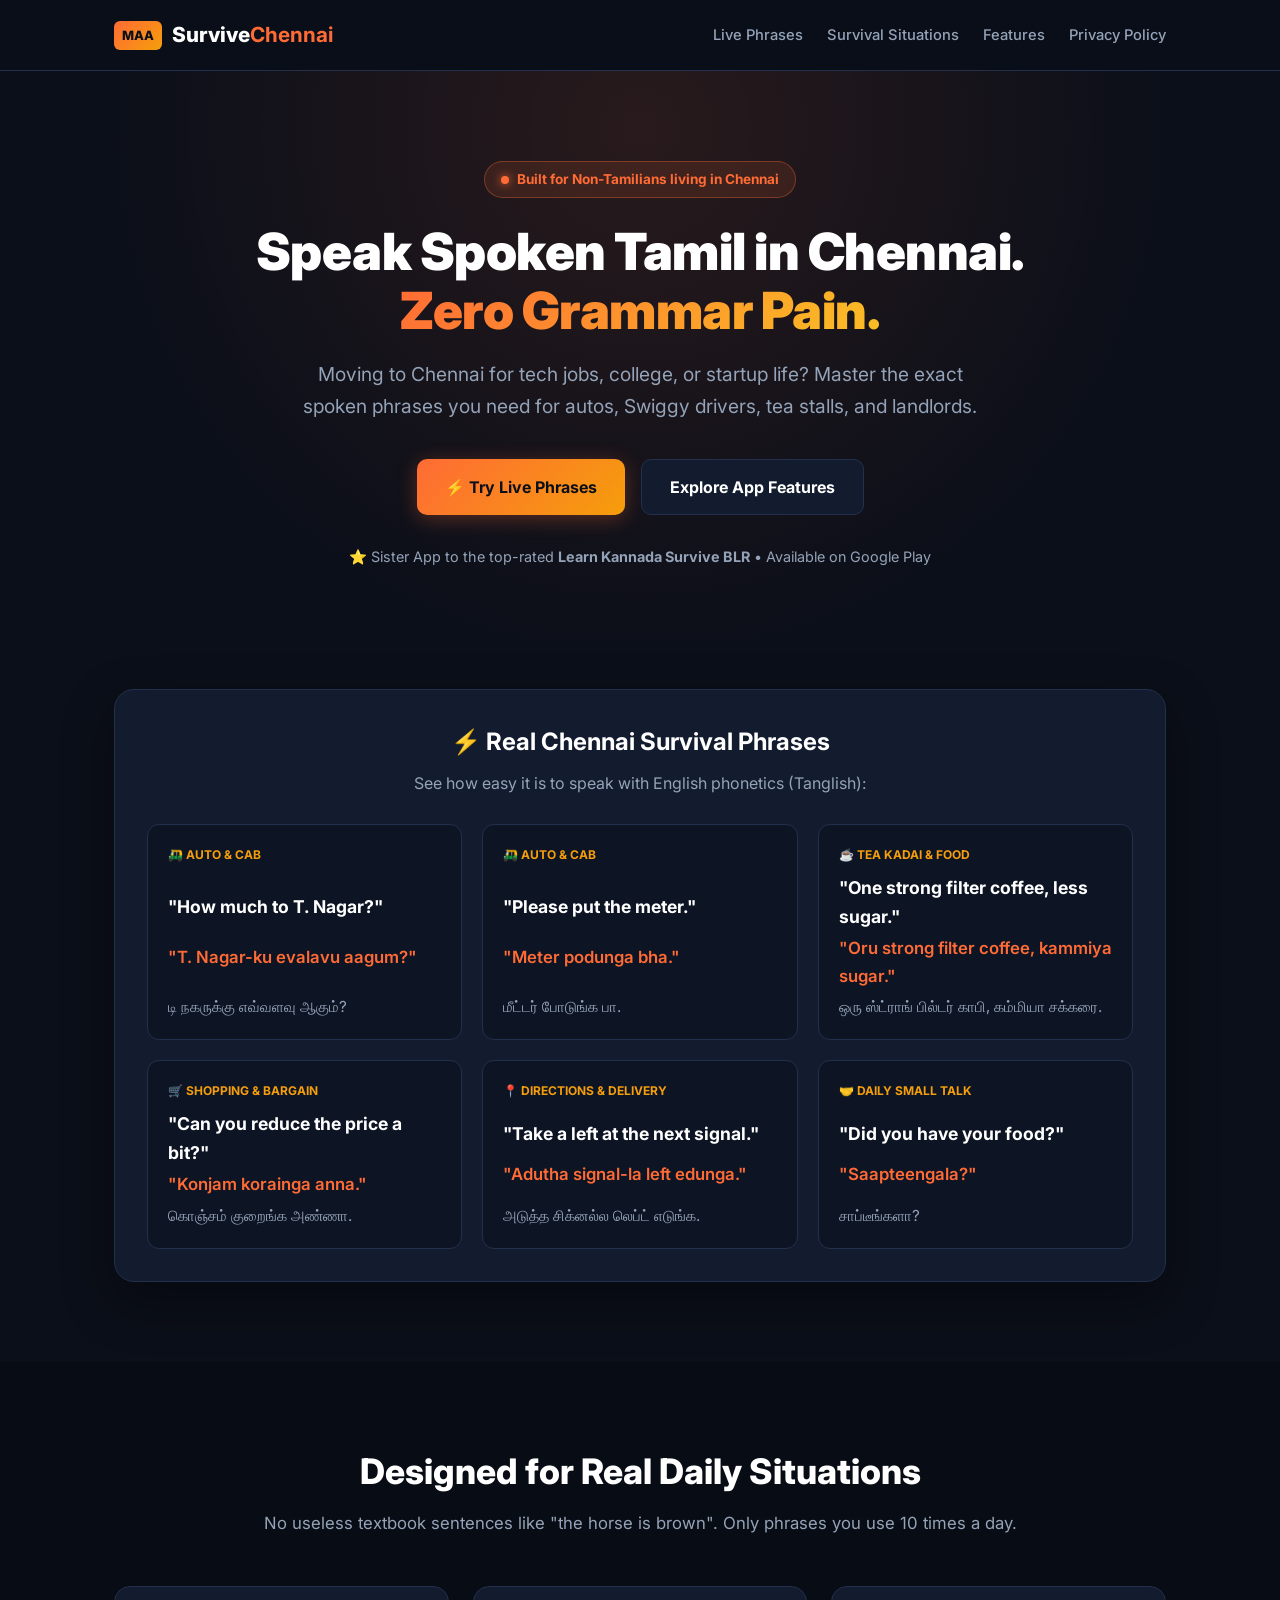
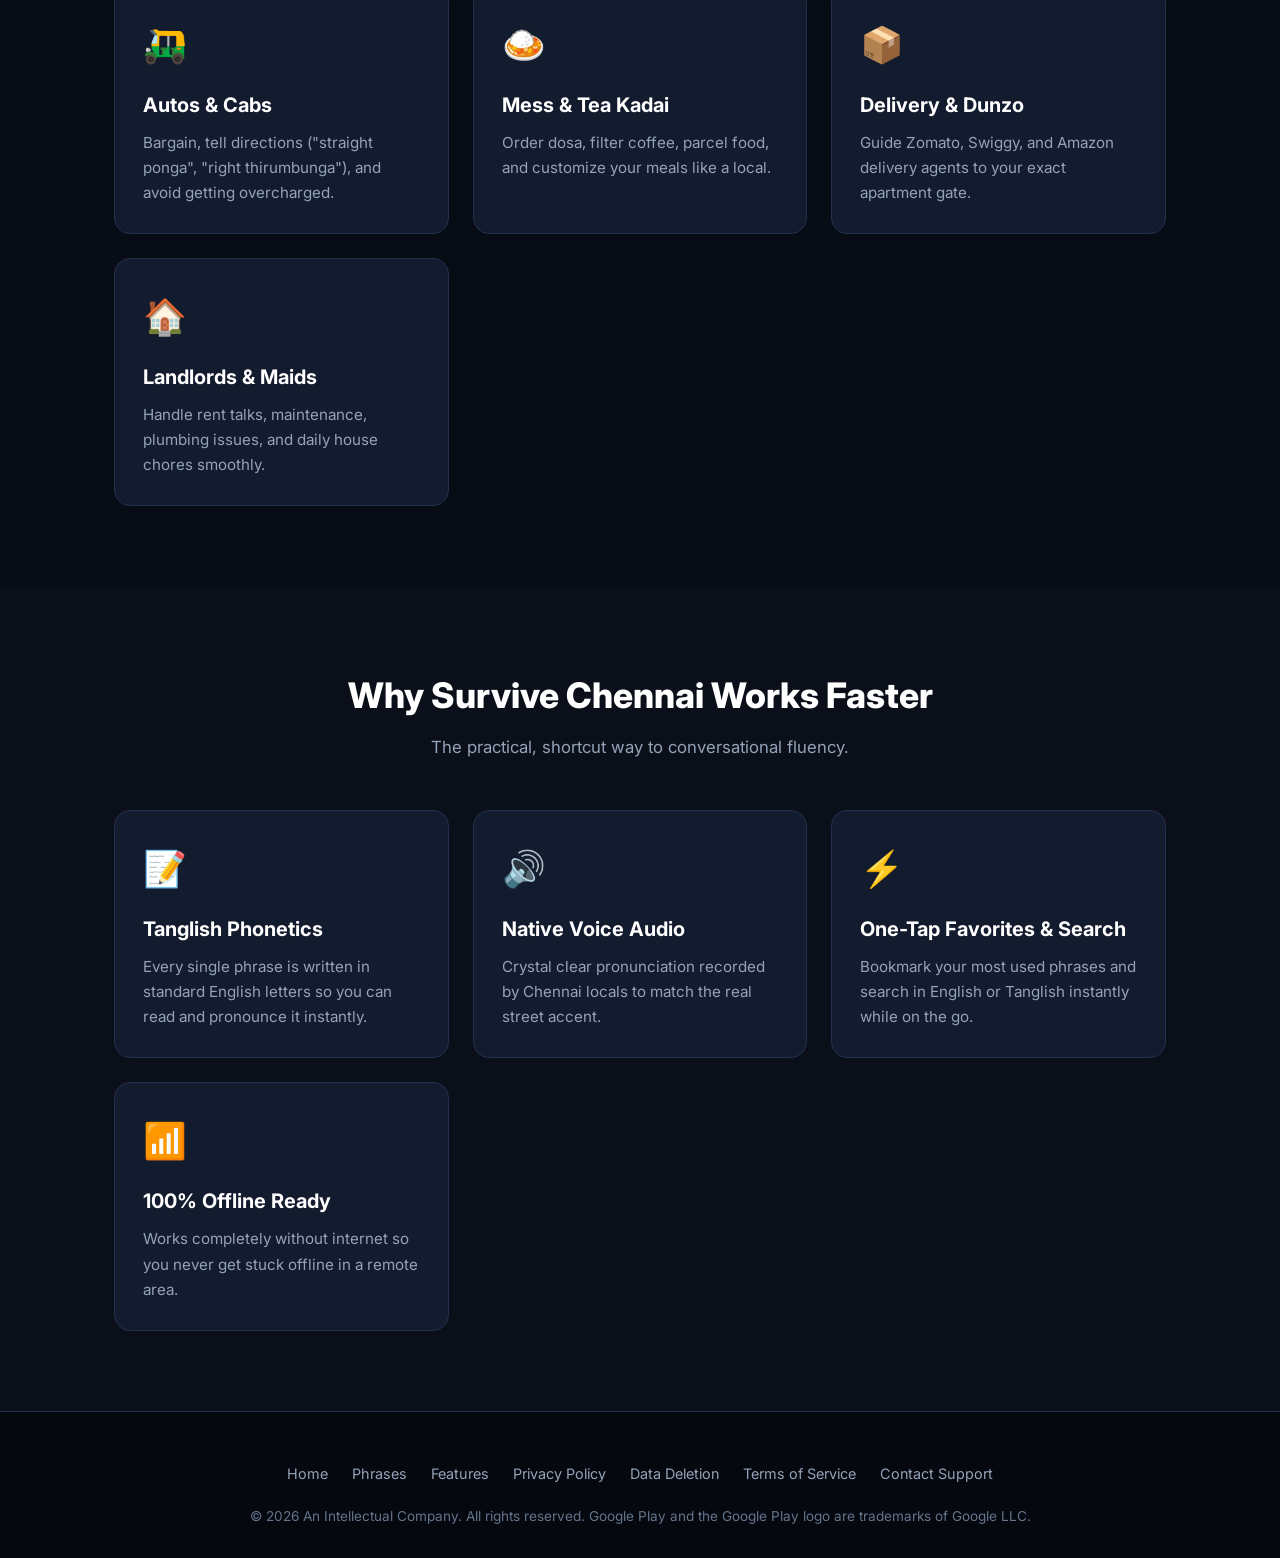
<file: index.html>
﻿<!DOCTYPE html>
<html lang="en">
<head>
  <meta charset="UTF-8">
  <meta name="viewport" content="width=device-width, initial-scale=1.0">
  <link rel="icon" type="image/png" href="favicon.png">
  <link rel="apple-touch-icon" href="favicon.png">
  <title>Learn Tamil Survive Chennai | Speak Spoken Tamil Fast</title>
  <meta name="description" content="Moving to Chennai? Learn essential spoken Tamil for autos, restaurants, tea shops, and daily life. English phonetics, native audio, zero grammar headache.">
  <link rel="preconnect" href="https://fonts.googleapis.com">
  <link rel="preconnect" href="https://fonts.gstatic.com" crossorigin>
  <link href="https://fonts.googleapis.com/css2?family=Inter:wght@400;500;600;700;800;900&family=Outfit:wght@700;800;900&display=swap" rel="stylesheet">
  <link rel="stylesheet" href="styles.css">
</head>
<body>

  <!-- Navigation -->
  <header class="navbar">
    <div class="nav-container">
      <a href="index.html" class="brand">
        <span class="brand-badge">MAA</span>
        <span>Survive<b>Chennai</b></span>
      </a>
      <nav class="nav-links">
        <a href="#phrases">Live Phrases</a>
        <a href="#situations">Survival Situations</a>
        <a href="#features">Features</a>
        <a href="privacy.html">Privacy Policy</a>
      </nav>
    </div>
  </header>

  <!-- Hero Section -->
  <section class="hero">
    <div class="container">
      <div class="pill-badge">
        <span class="pulse"></span> Built for Non-Tamilians living in Chennai
      </div>
      <h1>Speak Spoken Tamil in Chennai. <span>Zero Grammar Pain.</span></h1>
      <p>Moving to Chennai for tech jobs, college, or startup life? Master the exact spoken phrases you need for autos, Swiggy drivers, tea stalls, and landlords.</p>
      
      <div class="hero-btns">
        <a href="#phrases" class="btn btn-primary">⚡ Try Live Phrases</a>
        <a href="#features" class="btn btn-secondary">Explore App Features</a>
      </div>

      <div style="font-size: 0.9rem; color: var(--text-muted); margin-top: 16px;">
        ⭐ Sister App to the top-rated <b>Learn Kannada Survive BLR</b> &bull; Available on Google Play
      </div>
    </div>
  </section>

  <!-- Live Interactive Phrase Preview -->
  <section id="phrases" class="interactive-section">
    <div class="container">
      <div class="phrase-box">
        <div class="phrase-header">
          <h3>⚡ Real Chennai Survival Phrases</h3>
          <p style="color: var(--text-muted);">See how easy it is to speak with English phonetics (Tanglish):</p>
        </div>

        <div class="phrase-grid">
          <div class="phrase-card">
            <span class="phrase-tag">🛺 Auto & Cab</span>
            <div class="phrase-english">"How much to T. Nagar?"</div>
            <div class="phrase-tanglish">"T. Nagar-ku evalavu aagum?"</div>
            <div class="phrase-tamil">டி நகருக்கு எவ்வளவு ஆகும்?</div>
          </div>

          <div class="phrase-card">
            <span class="phrase-tag">🛺 Auto & Cab</span>
            <div class="phrase-english">"Please put the meter."</div>
            <div class="phrase-tanglish">"Meter podunga bha."</div>
            <div class="phrase-tamil">மீட்டர் போடுங்க பா.</div>
          </div>

          <div class="phrase-card">
            <span class="phrase-tag">☕ Tea Kadai & Food</span>
            <div class="phrase-english">"One strong filter coffee, less sugar."</div>
            <div class="phrase-tanglish">"Oru strong filter coffee, kammiya sugar."</div>
            <div class="phrase-tamil">ஒரு ஸ்ட்ராங் பில்டர் காபி, கம்மியா சக்கரை.</div>
          </div>

          <div class="phrase-card">
            <span class="phrase-tag">🛒 Shopping & Bargain</span>
            <div class="phrase-english">"Can you reduce the price a bit?"</div>
            <div class="phrase-tanglish">"Konjam korainga anna."</div>
            <div class="phrase-tamil">கொஞ்சம் குறைங்க அண்ணா.</div>
          </div>

          <div class="phrase-card">
            <span class="phrase-tag">📍 Directions & Delivery</span>
            <div class="phrase-english">"Take a left at the next signal."</div>
            <div class="phrase-tanglish">"Adutha signal-la left edunga."</div>
            <div class="phrase-tamil">அடுத்த சிக்னல்ல லெப்ட் எடுங்க.</div>
          </div>

          <div class="phrase-card">
            <span class="phrase-tag">🤝 Daily Small Talk</span>
            <div class="phrase-english">"Did you have your food?"</div>
            <div class="phrase-tanglish">"Saapteengala?"</div>
            <div class="phrase-tamil">சாப்டீங்களா?</div>
          </div>
        </div>
      </div>
    </div>
  </section>

  <!-- Situations Grid -->
  <section id="situations" class="features-section">
    <div class="container">
      <div class="section-title">
        <h2>Designed for Real Daily Situations</h2>
        <p>No useless textbook sentences like "the horse is brown". Only phrases you use 10 times a day.</p>
      </div>

      <div class="features-grid">
        <div class="feature-card">
          <div class="feature-icon">🛺</div>
          <h3>Autos & Cabs</h3>
          <p>Bargain, tell directions ("straight ponga", "right thirumbunga"), and avoid getting overcharged.</p>
        </div>

        <div class="feature-card">
          <div class="feature-icon">🍛</div>
          <h3>Mess & Tea Kadai</h3>
          <p>Order dosa, filter coffee, parcel food, and customize your meals like a local.</p>
        </div>

        <div class="feature-card">
          <div class="feature-icon">📦</div>
          <h3>Delivery & Dunzo</h3>
          <p>Guide Zomato, Swiggy, and Amazon delivery agents to your exact apartment gate.</p>
        </div>

        <div class="feature-card">
          <div class="feature-icon">🏠</div>
          <h3>Landlords & Maids</h3>
          <p>Handle rent talks, maintenance, plumbing issues, and daily house chores smoothly.</p>
        </div>
      </div>
    </div>
  </section>

  <!-- Key Features -->
  <section id="features" class="container" style="padding: 80px 24px;">
    <div class="section-title">
      <h2>Why Survive Chennai Works Faster</h2>
      <p>The practical, shortcut way to conversational fluency.</p>
    </div>

    <div class="features-grid">
      <div class="feature-card">
        <div class="feature-icon">📝</div>
        <h3>Tanglish Phonetics</h3>
        <p>Every single phrase is written in standard English letters so you can read and pronounce it instantly.</p>
      </div>

      <div class="feature-card">
        <div class="feature-icon">🔊</div>
        <h3>Native Voice Audio</h3>
        <p>Crystal clear pronunciation recorded by Chennai locals to match the real street accent.</p>
      </div>

      <div class="feature-card">
        <div class="feature-icon">⚡</div>
        <h3>One-Tap Favorites & Search</h3>
        <p>Bookmark your most used phrases and search in English or Tanglish instantly while on the go.</p>
      </div>

      <div class="feature-card">
        <div class="feature-icon">📶</div>
        <h3>100% Offline Ready</h3>
        <p>Works completely without internet so you never get stuck offline in a remote area.</p>
      </div>
    </div>
  </section>

  <!-- Footer -->
  <footer class="footer">
    <div class="container">
      <div class="footer-links">
        <a href="index.html">Home</a>
        <a href="#phrases">Phrases</a>
        <a href="#features">Features</a>
        <a href="privacy.html">Privacy Policy</a>
        <a href="delete-account.html">Data Deletion</a>
        <a href="terms.html">Terms of Service</a>
        <a href="mailto:anintellectualcompany.contact@gmail.com">Contact Support</a>
      </div>
      <div class="footer-copy">
        &copy; 2026 An Intellectual Company. All rights reserved. Google Play and the Google Play logo are trademarks of Google LLC.
      </div>
    </div>
  </footer>

</body>
</html>
</file>
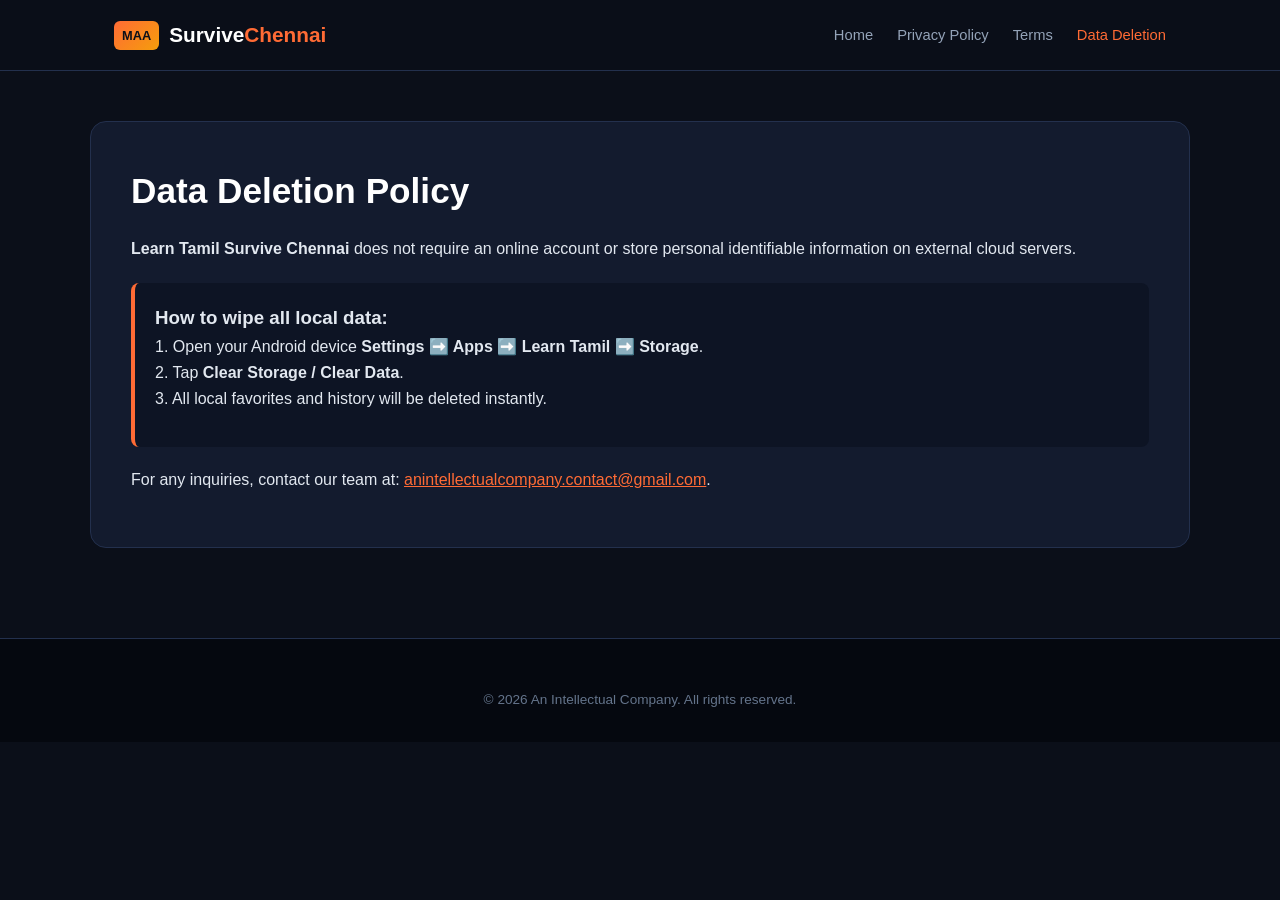
<file: delete-account.html>
﻿<!DOCTYPE html>
<html lang="en">
<head>
  <meta charset="UTF-8">
  <meta name="viewport" content="width=device-width, initial-scale=1.0">
  <title>Data Deletion - Learn Tamil Survive Chennai</title>
  <link rel="icon" type="image/png" href="favicon.png">
  <link rel="apple-touch-icon" href="favicon.png">
  <link rel="stylesheet" href="styles.css">
</head>
<body>
  <header class="navbar">
    <div class="nav-container">
      <a href="index.html" class="brand">
        <span class="brand-badge">MAA</span>
        <span>Survive<b>Chennai</b></span>
      </a>
      <nav class="nav-links">
        <a href="index.html">Home</a>
        <a href="privacy.html">Privacy Policy</a>
        <a href="terms.html">Terms</a>
        <a href="delete-account.html" class="active">Data Deletion</a>
      </nav>
    </div>
  </header>
  <div class="container policy-page">
    <div class="policy-box">
      <h1>Data Deletion Policy</h1>
      <p style="margin-top: 16px;"><strong>Learn Tamil Survive Chennai</strong> does not require an online account or store personal identifiable information on external cloud servers.</p>
      <div class="highlight-box">
        <h3>How to wipe all local data:</h3>
        <p>1. Open your Android device <strong>Settings ➡️ Apps ➡️ Learn Tamil ➡️ Storage</strong>.<br>
        2. Tap <strong>Clear Storage / Clear Data</strong>.<br>
        3. All local favorites and history will be deleted instantly.</p>
      </div>
      <p style="margin-top: 20px;">For any inquiries, contact our team at: <a href="mailto:anintellectualcompany.contact@gmail.com" style="color: var(--accent-orange);">anintellectualcompany.contact@gmail.com</a>.</p>
    </div>
  </div>
  <footer class="footer">
    <div class="footer-copy">&copy; 2026 An Intellectual Company. All rights reserved.</div>
  </footer>
</body>
</html>
</file>
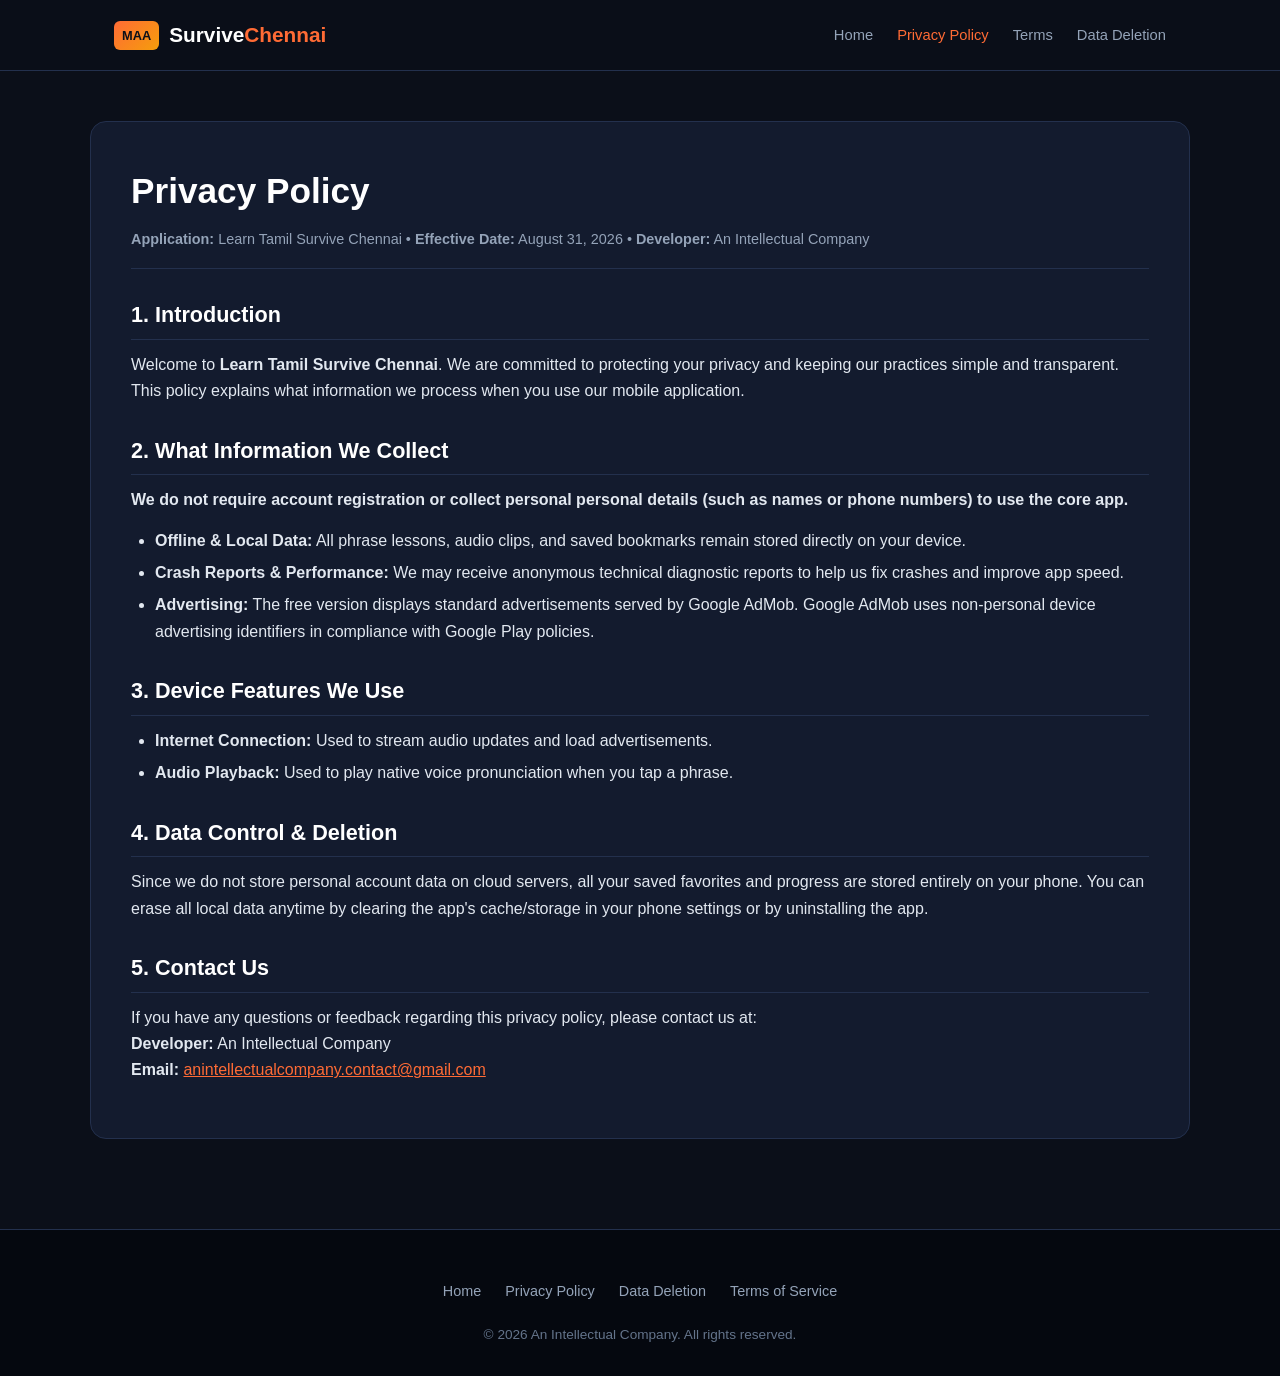
<file: privacy.html>
﻿<!DOCTYPE html>
<html lang="en">
<head>
  <meta charset="UTF-8">
  <meta name="viewport" content="width=device-width, initial-scale=1.0">
  <title>Privacy Policy - Learn Tamil Survive Chennai</title>
  <link rel="icon" type="image/png" href="favicon.png">
  <link rel="apple-touch-icon" href="favicon.png">
  <link rel="stylesheet" href="styles.css">
</head>
<body>
  <header class="navbar">
    <div class="nav-container">
      <a href="index.html" class="brand">
        <span class="brand-badge">MAA</span>
        <span>Survive<b>Chennai</b></span>
      </a>
      <nav class="nav-links">
        <a href="index.html">Home</a>
        <a href="privacy.html" class="active">Privacy Policy</a>
        <a href="terms.html">Terms</a>
        <a href="delete-account.html">Data Deletion</a>
      </nav>
    </div>
  </header>

  <div class="container policy-page">
    <div class="policy-box">
      <h1>Privacy Policy</h1>
      <div class="policy-meta">
        <strong>Application:</strong> Learn Tamil Survive Chennai &bull; 
        <strong>Effective Date:</strong> August 31, 2026 &bull; 
        <strong>Developer:</strong> An Intellectual Company
      </div>

      <h2>1. Introduction</h2>
      <p>Welcome to <strong>Learn Tamil Survive Chennai</strong>. We are committed to protecting your privacy and keeping our practices simple and transparent. This policy explains what information we process when you use our mobile application.</p>

      <h2>2. What Information We Collect</h2>
      <p><strong>We do not require account registration or collect personal personal details (such as names or phone numbers) to use the core app.</strong></p>
      <ul>
        <li><strong>Offline & Local Data:</strong> All phrase lessons, audio clips, and saved bookmarks remain stored directly on your device.</li>
        <li><strong>Crash Reports & Performance:</strong> We may receive anonymous technical diagnostic reports to help us fix crashes and improve app speed.</li>
        <li><strong>Advertising:</strong> The free version displays standard advertisements served by Google AdMob. Google AdMob uses non-personal device advertising identifiers in compliance with Google Play policies.</li>
      </ul>

      <h2>3. Device Features We Use</h2>
      <ul>
        <li><strong>Internet Connection:</strong> Used to stream audio updates and load advertisements.</li>
        <li><strong>Audio Playback:</strong> Used to play native voice pronunciation when you tap a phrase.</li>
      </ul>

      <h2>4. Data Control & Deletion</h2>
      <p>Since we do not store personal account data on cloud servers, all your saved favorites and progress are stored entirely on your phone. You can erase all local data anytime by clearing the app's cache/storage in your phone settings or by uninstalling the app.</p>

      <h2>5. Contact Us</h2>
      <p>If you have any questions or feedback regarding this privacy policy, please contact us at:<br>
      <strong>Developer:</strong> An Intellectual Company<br>
      <strong>Email:</strong> <a href="mailto:anintellectualcompany.contact@gmail.com" style="color: var(--accent-orange);">anintellectualcompany.contact@gmail.com</a></p>
    </div>
  </div>

  <footer class="footer">
    <div class="footer-links">
      <a href="index.html">Home</a>
      <a href="privacy.html">Privacy Policy</a>
      <a href="delete-account.html">Data Deletion</a>
      <a href="terms.html">Terms of Service</a>
    </div>
    <div class="footer-copy">&copy; 2026 An Intellectual Company. All rights reserved.</div>
  </footer>
</body>
</html>
</file>
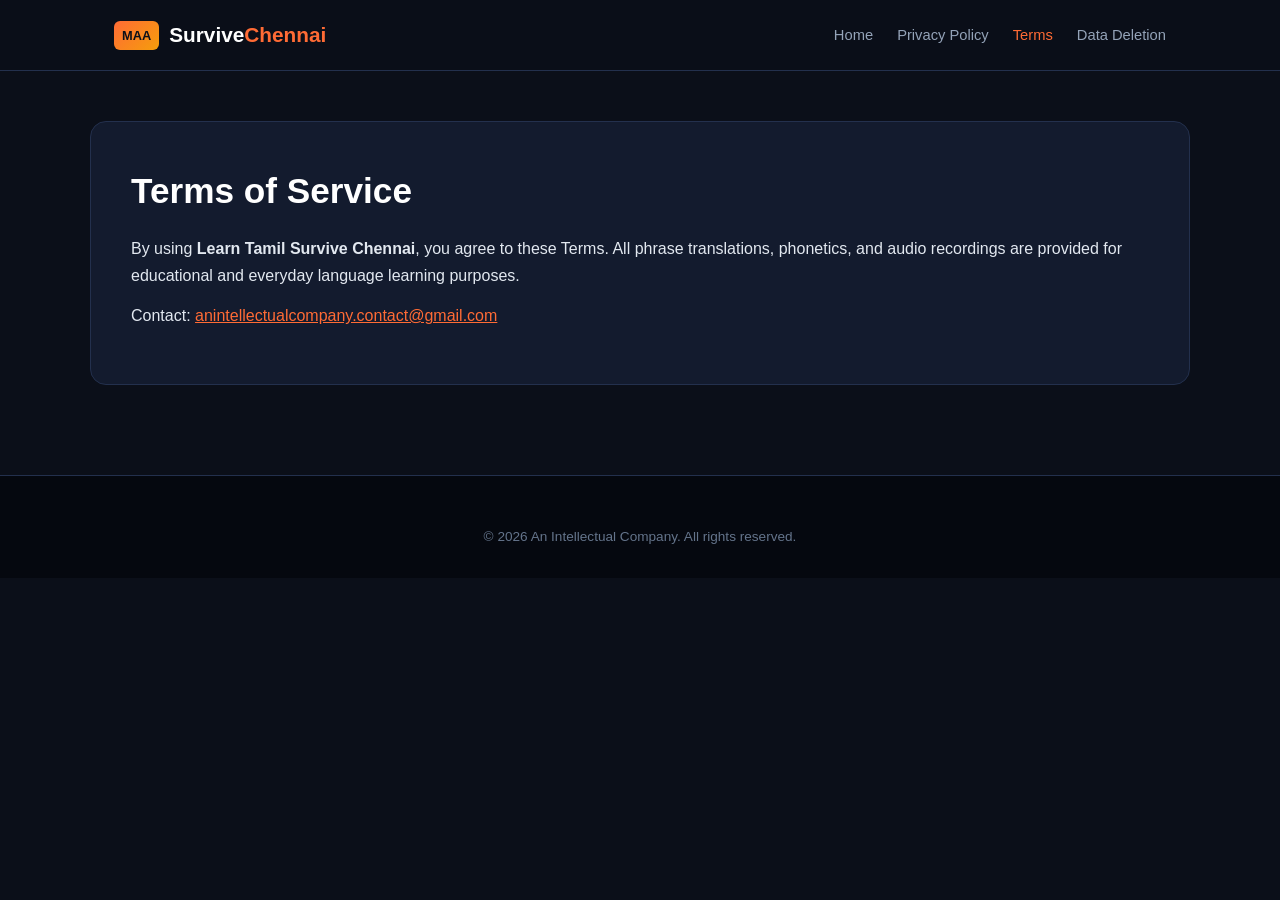
<file: terms.html>
﻿<!DOCTYPE html>
<html lang="en">
<head>
  <meta charset="UTF-8">
  <meta name="viewport" content="width=device-width, initial-scale=1.0">
  <title>Terms of Service - Learn Tamil Survive Chennai</title>
  <link rel="icon" type="image/png" href="favicon.png">
  <link rel="apple-touch-icon" href="favicon.png">
  <link rel="stylesheet" href="styles.css">
</head>
<body>
  <header class="navbar">
    <div class="nav-container">
      <a href="index.html" class="brand">
        <span class="brand-badge">MAA</span>
        <span>Survive<b>Chennai</b></span>
      </a>
      <nav class="nav-links">
        <a href="index.html">Home</a>
        <a href="privacy.html">Privacy Policy</a>
        <a href="terms.html" class="active">Terms</a>
        <a href="delete-account.html">Data Deletion</a>
      </nav>
    </div>
  </header>
  <div class="container policy-page">
    <div class="policy-box">
      <h1>Terms of Service</h1>
      <p style="margin-top: 16px;">By using <strong>Learn Tamil Survive Chennai</strong>, you agree to these Terms. All phrase translations, phonetics, and audio recordings are provided for educational and everyday language learning purposes.</p>
      <p style="margin-top: 12px;">Contact: <a href="mailto:anintellectualcompany.contact@gmail.com" style="color: var(--accent-orange);">anintellectualcompany.contact@gmail.com</a></p>
    </div>
  </div>
  <footer class="footer">
    <div class="footer-copy">&copy; 2026 An Intellectual Company. All rights reserved.</div>
  </footer>
</body>
</html>
</file>
<file: styles.css>
﻿:root {
  --bg: #0b0f19;
  --bg-card: #131b2e;
  --bg-card-hover: #1a253f;
  --border: #23304d;
  --text: #e2e8f0;
  --text-muted: #94a3b8;
  --heading: #ffffff;
  --accent-orange: #ff6b35;
  --accent-gold: #f59e0b;
  --accent-green: #10b981;
  --accent-blue: #38bdf8;
}

* { box-sizing: border-box; margin: 0; padding: 0; }
body {
  font-family: 'Inter', -apple-system, BlinkMacSystemFont, sans-serif;
  background-color: var(--bg);
  color: var(--text);
  line-height: 1.65;
  overflow-x: hidden;
}

.container {
  max-width: 1100px;
  margin: 0 auto;
  padding: 0 24px;
}

/* Navbar */
.navbar {
  position: sticky;
  top: 0;
  z-index: 100;
  background: rgba(11, 15, 25, 0.9);
  backdrop-filter: blur(12px);
  border-bottom: 1px solid var(--border);
  padding: 18px 0;
}

.nav-container {
  max-width: 1100px;
  margin: 0 auto;
  padding: 0 24px;
  display: flex;
  justify-content: space-between;
  align-items: center;
}

.brand {
  display: flex;
  align-items: center;
  gap: 10px;
  text-decoration: none;
  font-size: 1.3rem;
  font-weight: 800;
  color: var(--heading);
}

.brand-badge {
  background: linear-gradient(135deg, var(--accent-orange), var(--accent-gold));
  color: #0b0f19;
  font-size: 0.8rem;
  font-weight: 800;
  padding: 4px 8px;
  border-radius: 6px;
  text-transform: uppercase;
}

.brand span b {
  color: var(--accent-orange);
}

.nav-links {
  display: flex;
  gap: 24px;
}

.nav-links a {
  color: var(--text-muted);
  text-decoration: none;
  font-size: 0.92rem;
  font-weight: 500;
  transition: color 0.2s;
}

.nav-links a:hover, .nav-links a.active {
  color: var(--accent-orange);
}

/* Hero */
.hero {
  padding: 90px 0 70px;
  background: radial-gradient(circle at 50% 10%, rgba(255, 107, 53, 0.12) 0%, transparent 65%);
  text-align: center;
}

.pill-badge {
  display: inline-flex;
  align-items: center;
  gap: 8px;
  background: rgba(255, 107, 53, 0.12);
  border: 1px solid rgba(255, 107, 53, 0.35);
  color: var(--accent-orange);
  padding: 6px 16px;
  border-radius: 999px;
  font-size: 0.85rem;
  font-weight: 700;
  margin-bottom: 24px;
}

.pulse {
  width: 8px;
  height: 8px;
  background: var(--accent-orange);
  border-radius: 50%;
  box-shadow: 0 0 10px var(--accent-orange);
}

.hero h1 {
  font-size: 3.2rem;
  font-weight: 900;
  line-height: 1.15;
  color: var(--heading);
  max-width: 850px;
  margin: 0 auto 20px;
  letter-spacing: -0.5px;
}

.hero h1 span {
  background: linear-gradient(135deg, #ff6b35, #fbbf24);
  -webkit-background-clip: text;
  -webkit-text-fill-color: transparent;
}

.hero p {
  font-size: 1.2rem;
  color: var(--text-muted);
  max-width: 680px;
  margin: 0 auto 36px;
}

.hero-btns {
  display: flex;
  justify-content: center;
  gap: 16px;
  margin-bottom: 30px;
}

.btn {
  padding: 14px 28px;
  border-radius: 10px;
  font-size: 1rem;
  font-weight: 700;
  text-decoration: none;
  transition: all 0.2s;
  display: inline-flex;
  align-items: center;
  gap: 8px;
}

.btn-primary {
  background: linear-gradient(135deg, #ff6b35, #f59e0b);
  color: #0b0f19;
  box-shadow: 0 4px 20px rgba(255, 107, 53, 0.3);
}

.btn-primary:hover {
  transform: translateY(-2px);
  box-shadow: 0 8px 25px rgba(255, 107, 53, 0.45);
}

.btn-secondary {
  background: var(--bg-card);
  color: var(--heading);
  border: 1px solid var(--border);
}

.btn-secondary:hover {
  background: var(--bg-card-hover);
  border-color: var(--accent-orange);
}

/* Interactive Phrase Widget Preview */
.interactive-section {
  padding: 50px 0 80px;
}

.phrase-box {
  background: var(--bg-card);
  border: 1px solid var(--border);
  border-radius: 20px;
  padding: 32px;
  box-shadow: 0 20px 50px rgba(0, 0, 0, 0.4);
}

.phrase-header {
  text-align: center;
  margin-bottom: 28px;
}

.phrase-header h3 {
  color: var(--heading);
  font-size: 1.5rem;
  margin-bottom: 8px;
}

.phrase-grid {
  display: grid;
  grid-template-columns: repeat(auto-fit, minmax(300px, 1fr));
  gap: 20px;
}

.phrase-card {
  background: #0d1424;
  border: 1px solid var(--border);
  border-radius: 12px;
  padding: 20px;
  display: flex;
  flex-direction: column;
  justify-content: space-between;
  transition: all 0.2s;
}

.phrase-card:hover {
  border-color: var(--accent-orange);
  transform: translateY(-3px);
}

.phrase-tag {
  font-size: 0.75rem;
  font-weight: 700;
  text-transform: uppercase;
  color: var(--accent-gold);
  margin-bottom: 8px;
}

.phrase-english {
  font-size: 1.1rem;
  font-weight: 700;
  color: var(--heading);
  margin-bottom: 4px;
}

.phrase-tanglish {
  font-size: 1.05rem;
  font-weight: 600;
  color: var(--accent-orange);
  margin-bottom: 4px;
}

.phrase-tamil {
  font-size: 0.95rem;
  color: var(--text-muted);
}

/* Features */
.features-section {
  padding: 80px 0;
  background: #080c14;
}

.section-title {
  text-align: center;
  margin-bottom: 48px;
}

.section-title h2 {
  font-size: 2.2rem;
  font-weight: 800;
  color: var(--heading);
  margin-bottom: 10px;
}

.section-title p {
  color: var(--text-muted);
  font-size: 1.05rem;
}

.features-grid {
  display: grid;
  grid-template-columns: repeat(auto-fit, minmax(250px, 1fr));
  gap: 24px;
}

.feature-card {
  background: var(--bg-card);
  border: 1px solid var(--border);
  border-radius: 16px;
  padding: 28px;
  transition: 0.2s;
}

.feature-card:hover {
  border-color: var(--accent-orange);
  transform: translateY(-4px);
}

.feature-icon {
  font-size: 2.2rem;
  margin-bottom: 16px;
}

.feature-card h3 {
  font-size: 1.25rem;
  color: var(--heading);
  margin-bottom: 8px;
}

.feature-card p {
  color: var(--text-muted);
  font-size: 0.95rem;
}

/* Footer */
.footer {
  background: #05080f;
  border-top: 1px solid var(--border);
  padding: 50px 0 30px;
  text-align: center;
}

.footer-links {
  display: flex;
  justify-content: center;
  gap: 24px;
  margin-bottom: 20px;
  flex-wrap: wrap;
}

.footer-links a {
  color: var(--text-muted);
  text-decoration: none;
  font-size: 0.9rem;
}

.footer-links a:hover {
  color: var(--accent-orange);
}

.footer-copy {
  font-size: 0.85rem;
  color: #64748b;
}

/* Policy Pages */
.policy-page {
  padding: 50px 0 90px;
}

.policy-box {
  background: var(--bg-card);
  border: 1px solid var(--border);
  border-radius: 16px;
  padding: 40px;
}

.policy-box h1 {
  font-size: 2.2rem;
  color: var(--heading);
  margin-bottom: 8px;
}

.policy-meta {
  color: var(--text-muted);
  font-size: 0.9rem;
  margin-bottom: 24px;
  padding-bottom: 16px;
  border-bottom: 1px solid var(--border);
}

.policy-box h2 {
  font-size: 1.35rem;
  color: var(--heading);
  margin: 28px 0 12px;
  border-bottom: 1px solid var(--border);
  padding-bottom: 6px;
}

.policy-box p {
  color: var(--text);
  margin-bottom: 14px;
}

.policy-box ul {
  padding-left: 24px;
  margin-bottom: 16px;
}

.policy-box li {
  margin-bottom: 6px;
}

.highlight-box {
  background: #0d1424;
  border-left: 4px solid var(--accent-orange);
  padding: 20px;
  border-radius: 8px;
  margin: 20px 0;
}

@media (max-width: 768px) {
  .hero h1 { font-size: 2.3rem; }
  .hero p { font-size: 1.05rem; }
  .hero-btns { flex-direction: column; align-items: center; }
  .nav-links { display: none; }
  .policy-box { padding: 24px; }
}
</file>
